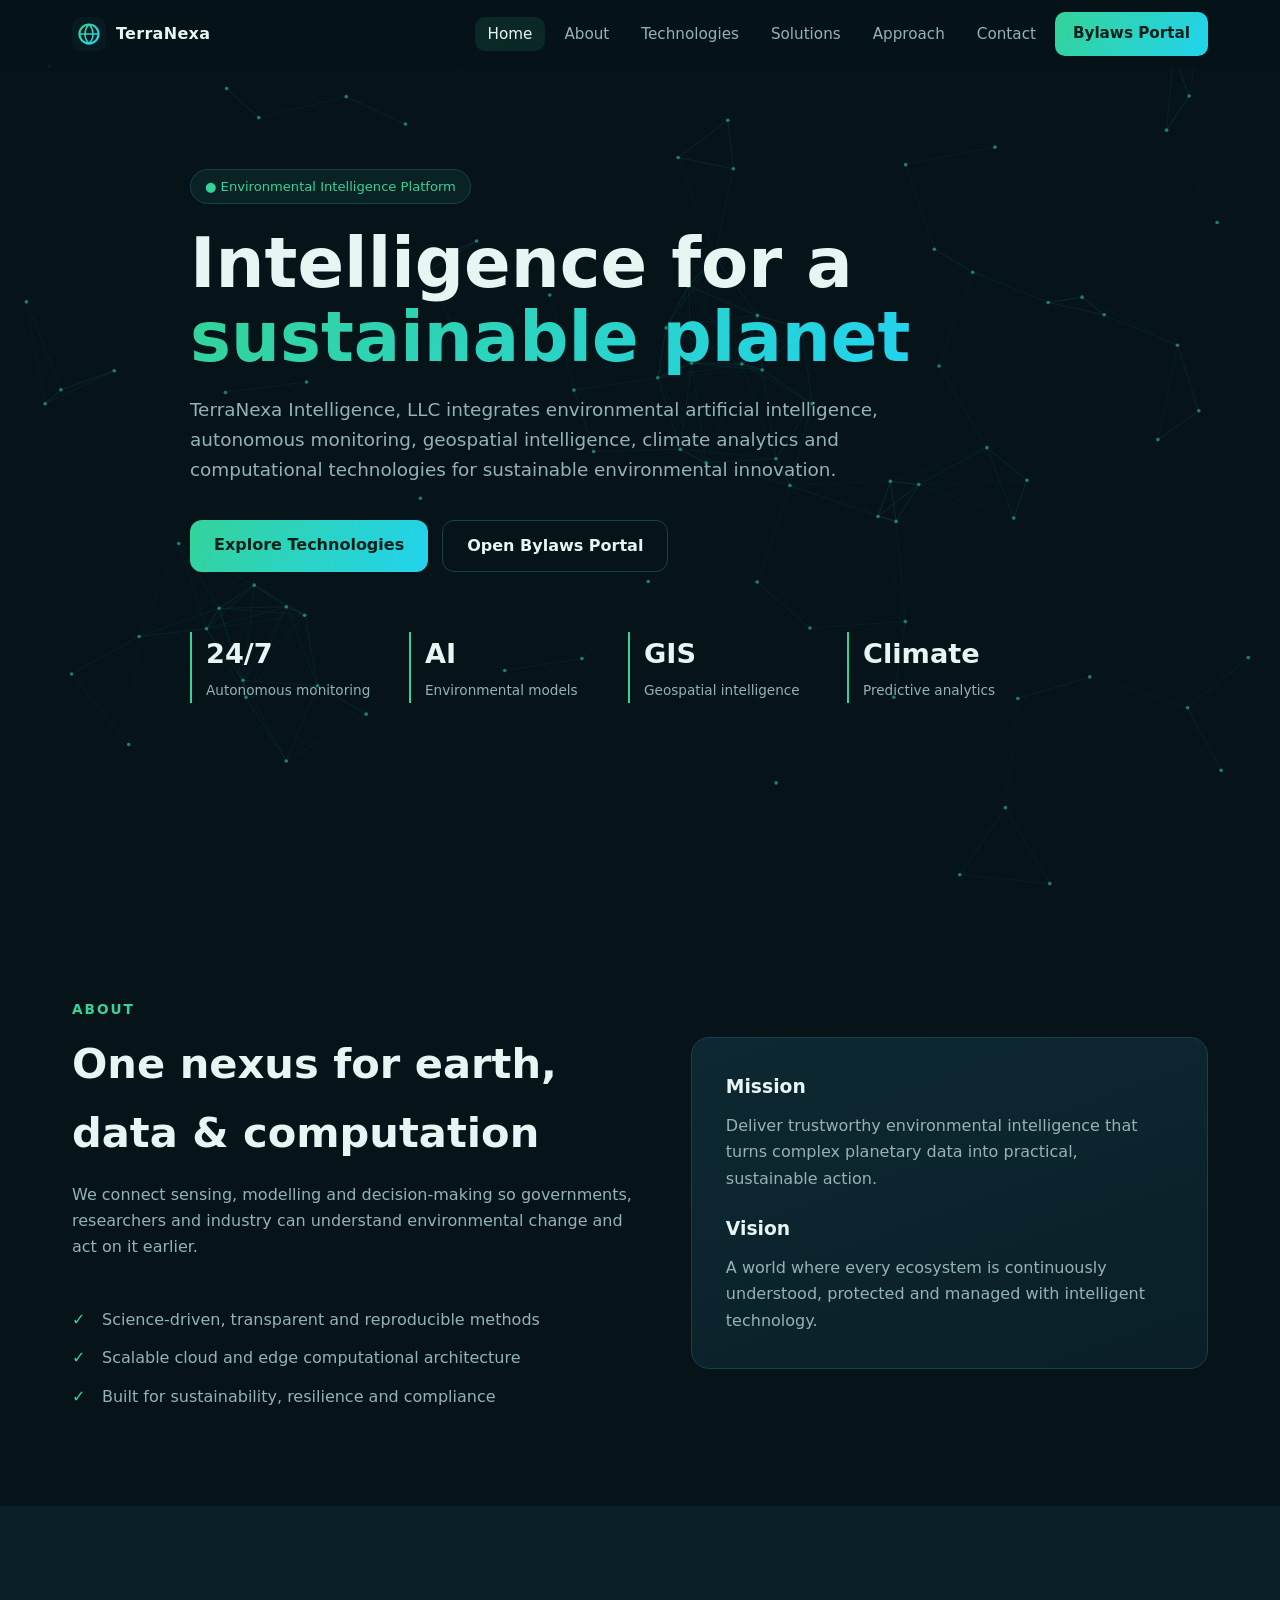
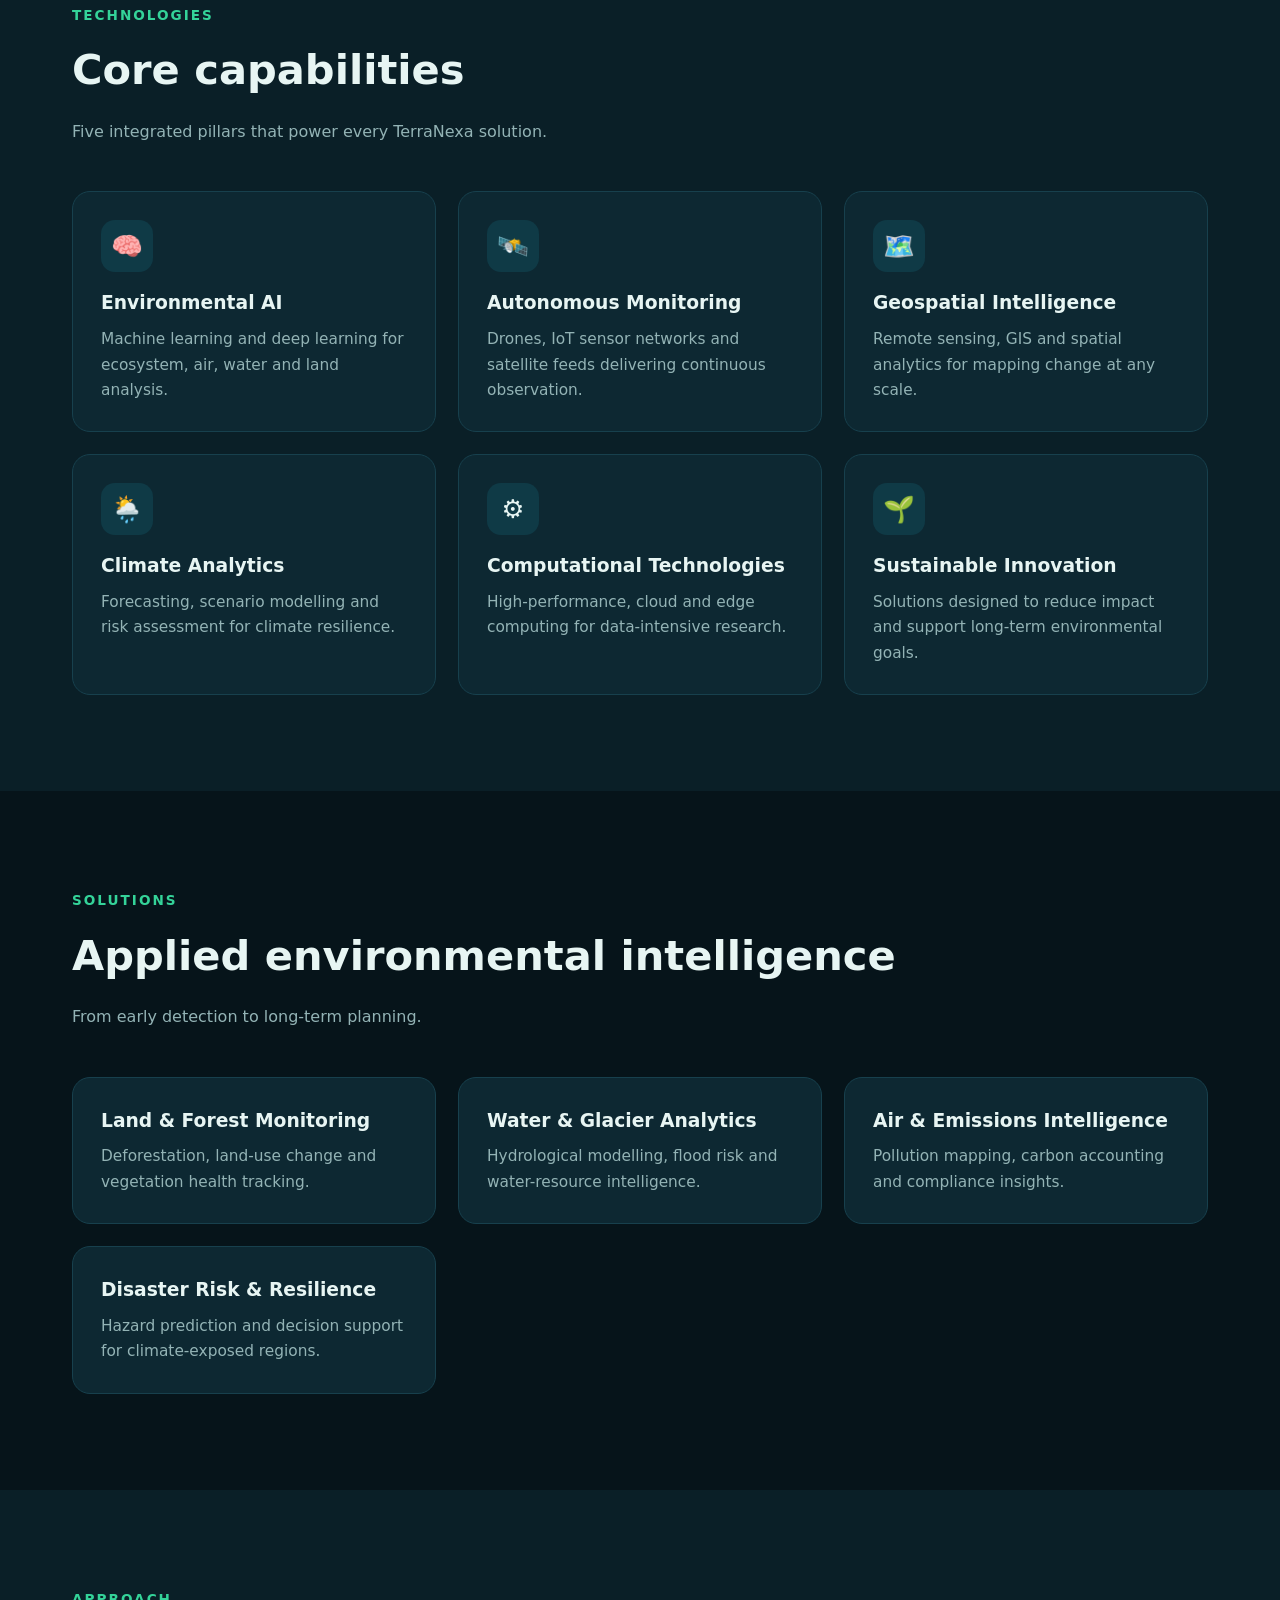
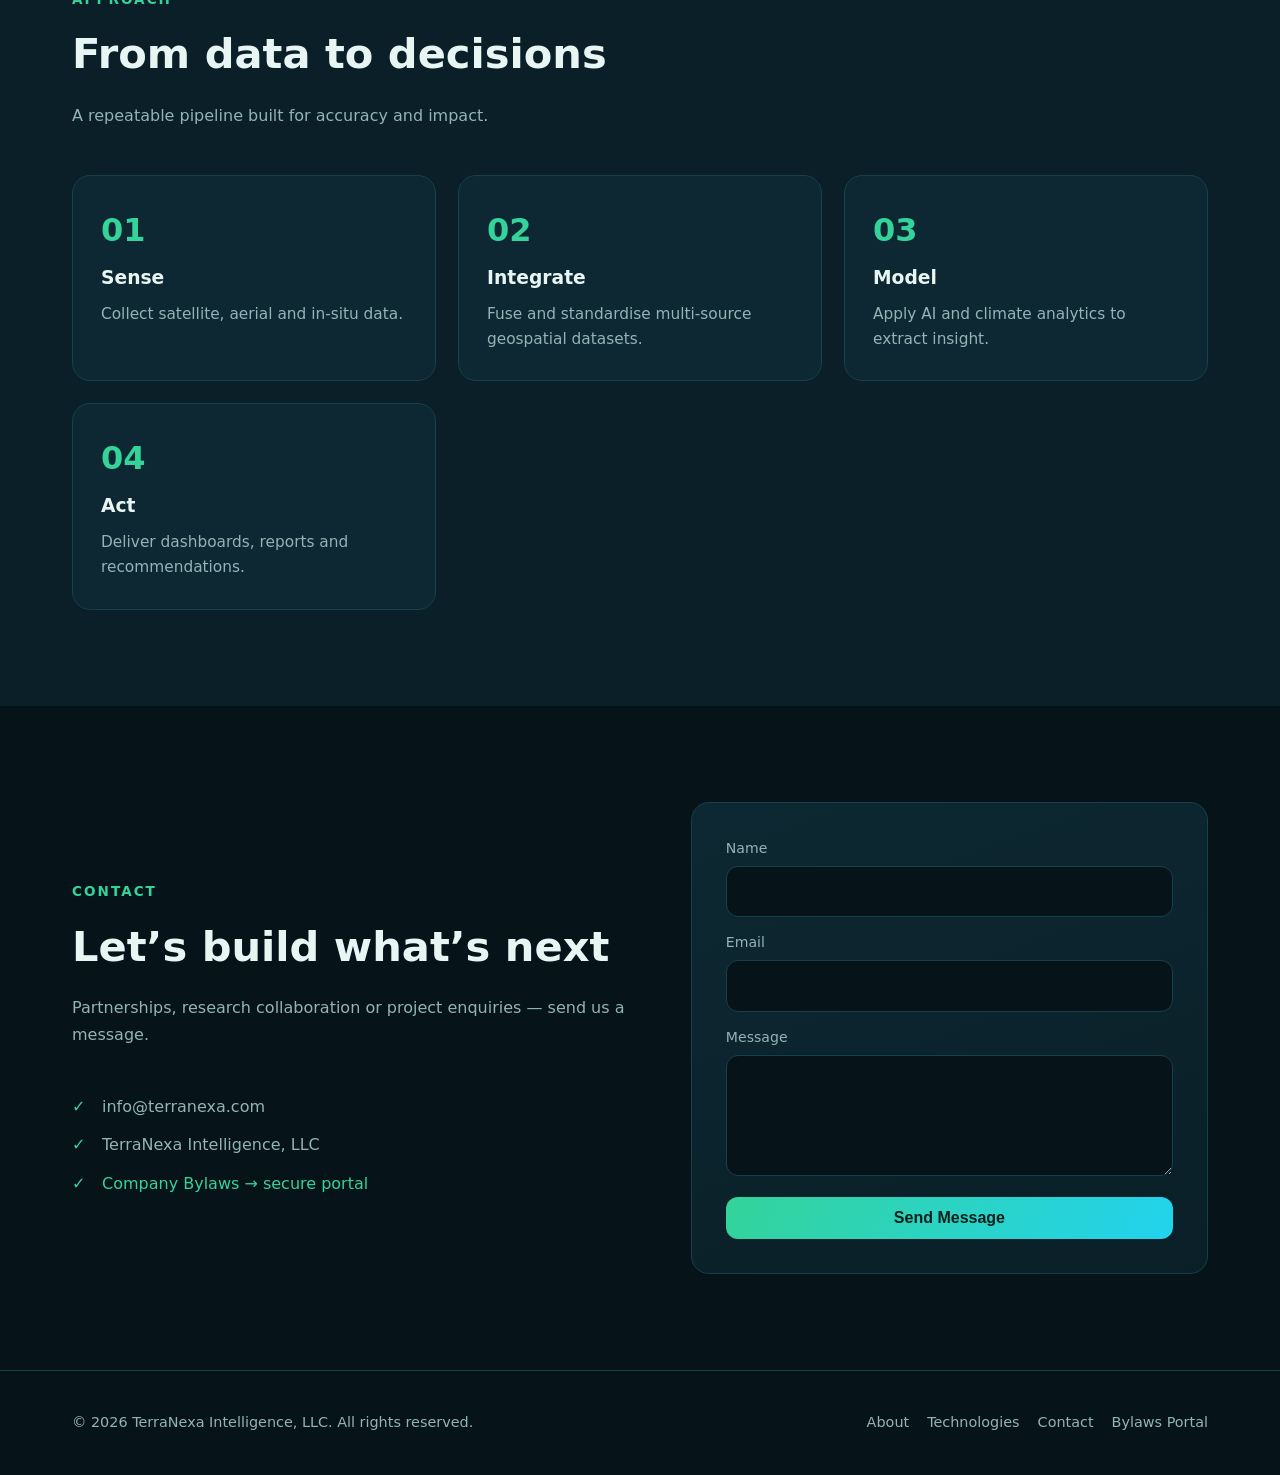
<file: index.html>
<!DOCTYPE html><html lang="en"><head><meta charset="utf-8"><meta name="viewport" content="width=device-width,initial-scale=1"><link rel="icon" href="assets/img/favicon.svg" type="image/svg+xml"><link rel="stylesheet" href="assets/css/style.css"><title>TerraNexa Intelligence, LLC | Environmental AI &amp; Geospatial Intelligence</title>
<meta name="description" content="TerraNexa Intelligence integrates environmental AI, autonomous monitoring, geospatial intelligence, climate analytics and computational technologies for sustainable environmental innovation."></head><body>
<header><div class="wrap nav"><a class="logo" href="index.html"><img src="assets/img/favicon.svg" alt="">TerraNexa</a><button class="burger" aria-label="Menu">☰</button>
<ul class="menu"><li><a href="index.html#home">Home</a></li><li><a href="index.html#about">About</a></li><li><a href="index.html#technologies">Technologies</a></li><li><a href="index.html#solutions">Solutions</a></li><li><a href="index.html#approach">Approach</a></li><li><a href="index.html#contact">Contact</a></li><li><a class="btn p" href="portal.html">Bylaws Portal</a></li></ul></div></header>
<main>
<section class="hero" id="home"><canvas id="net"></canvas><div class="wrap"><span class="tag">● Environmental Intelligence Platform</span>
<h1>Intelligence for a <span class="grad">sustainable planet</span></h1>
<p class="lead">TerraNexa Intelligence, LLC integrates environmental artificial intelligence, autonomous monitoring, geospatial intelligence, climate analytics and computational technologies for sustainable environmental innovation.</p>
<div class="cta"><a class="btn p" href="#technologies">Explore Technologies</a><a class="btn o" href="portal.html">Open Bylaws Portal</a></div>
<div class="stats"><div class="stat"><b>24/7</b><span>Autonomous monitoring</span></div><div class="stat"><b>AI</b><span>Environmental models</span></div><div class="stat"><b>GIS</b><span>Geospatial intelligence</span></div><div class="stat"><b>Climate</b><span>Predictive analytics</span></div></div></div></section>

<section id="about"><div class="wrap split"><div class="rv"><span class="eyebrow">About</span><h2>One nexus for earth, data &amp; computation</h2>
<p class="sub">We connect sensing, modelling and decision-making so governments, researchers and industry can understand environmental change and act on it earlier.</p>
<ul class="list"><li>Science-driven, transparent and reproducible methods</li><li>Scalable cloud and edge computational architecture</li><li>Built for sustainability, resilience and compliance</li></ul></div>
<div class="panel rv"><h3>Mission</h3><p style="color:var(--mut);margin:10px 0 22px">Deliver trustworthy environmental intelligence that turns complex planetary data into practical, sustainable action.</p><h3>Vision</h3><p style="color:var(--mut);margin-top:10px">A world where every ecosystem is continuously understood, protected and managed with intelligent technology.</p></div></div></section>

<section class="alt" id="technologies"><div class="wrap"><span class="eyebrow">Technologies</span><h2>Core capabilities</h2><p class="sub">Five integrated pillars that power every TerraNexa solution.</p>
<div class="grid">
<div class="card rv"><div class="ic">🧠</div><h3>Environmental AI</h3><p>Machine learning and deep learning for ecosystem, air, water and land analysis.</p></div>
<div class="card rv"><div class="ic">🛰️</div><h3>Autonomous Monitoring</h3><p>Drones, IoT sensor networks and satellite feeds delivering continuous observation.</p></div>
<div class="card rv"><div class="ic">🗺️</div><h3>Geospatial Intelligence</h3><p>Remote sensing, GIS and spatial analytics for mapping change at any scale.</p></div>
<div class="card rv"><div class="ic">🌦️</div><h3>Climate Analytics</h3><p>Forecasting, scenario modelling and risk assessment for climate resilience.</p></div>
<div class="card rv"><div class="ic">⚙️</div><h3>Computational Technologies</h3><p>High-performance, cloud and edge computing for data-intensive research.</p></div>
<div class="card rv"><div class="ic">🌱</div><h3>Sustainable Innovation</h3><p>Solutions designed to reduce impact and support long-term environmental goals.</p></div></div></div></section>

<section id="solutions"><div class="wrap"><span class="eyebrow">Solutions</span><h2>Applied environmental intelligence</h2><p class="sub">From early detection to long-term planning.</p>
<div class="grid">
<div class="card rv"><h3>Land &amp; Forest Monitoring</h3><p>Deforestation, land-use change and vegetation health tracking.</p></div>
<div class="card rv"><h3>Water &amp; Glacier Analytics</h3><p>Hydrological modelling, flood risk and water-resource intelligence.</p></div>
<div class="card rv"><h3>Air &amp; Emissions Intelligence</h3><p>Pollution mapping, carbon accounting and compliance insights.</p></div>
<div class="card rv"><h3>Disaster Risk &amp; Resilience</h3><p>Hazard prediction and decision support for climate-exposed regions.</p></div></div></div></section>

<section class="alt" id="approach"><div class="wrap"><span class="eyebrow">Approach</span><h2>From data to decisions</h2><p class="sub">A repeatable pipeline built for accuracy and impact.</p>
<div class="grid steps"><div class="card rv"><h3>Sense</h3><p>Collect satellite, aerial and in-situ data.</p></div><div class="card rv"><h3>Integrate</h3><p>Fuse and standardise multi-source geospatial datasets.</p></div><div class="card rv"><h3>Model</h3><p>Apply AI and climate analytics to extract insight.</p></div><div class="card rv"><h3>Act</h3><p>Deliver dashboards, reports and recommendations.</p></div></div></div></section>

<section id="contact"><div class="wrap split"><div class="rv"><span class="eyebrow">Contact</span><h2>Let’s build what’s next</h2><p class="sub">Partnerships, research collaboration or project enquiries — send us a message.</p>
<ul class="list"><li>info@terranexa.com</li><li>TerraNexa Intelligence, LLC</li><li><a href="portal.html" style="color:var(--a)">Company Bylaws → secure portal</a></li></ul></div>
<form class="panel rv" id="contact-form"><label>Name<input name="name" required></label><label>Email<input name="email" type="email" required></label><label>Message<textarea name="message" rows="4" required></textarea></label><button class="btn p" type="submit">Send Message</button></form></div></section>
</main>
<footer><div class="wrap foot"><div>© <span id="yr"></span> TerraNexa Intelligence, LLC. All rights reserved.</div><nav><a href="index.html#about">About</a><a href="index.html#technologies">Technologies</a><a href="index.html#contact">Contact</a><a href="portal.html">Bylaws Portal</a></nav></div></footer>
<script src="assets/js/main.js"></script></body></html>
</file>
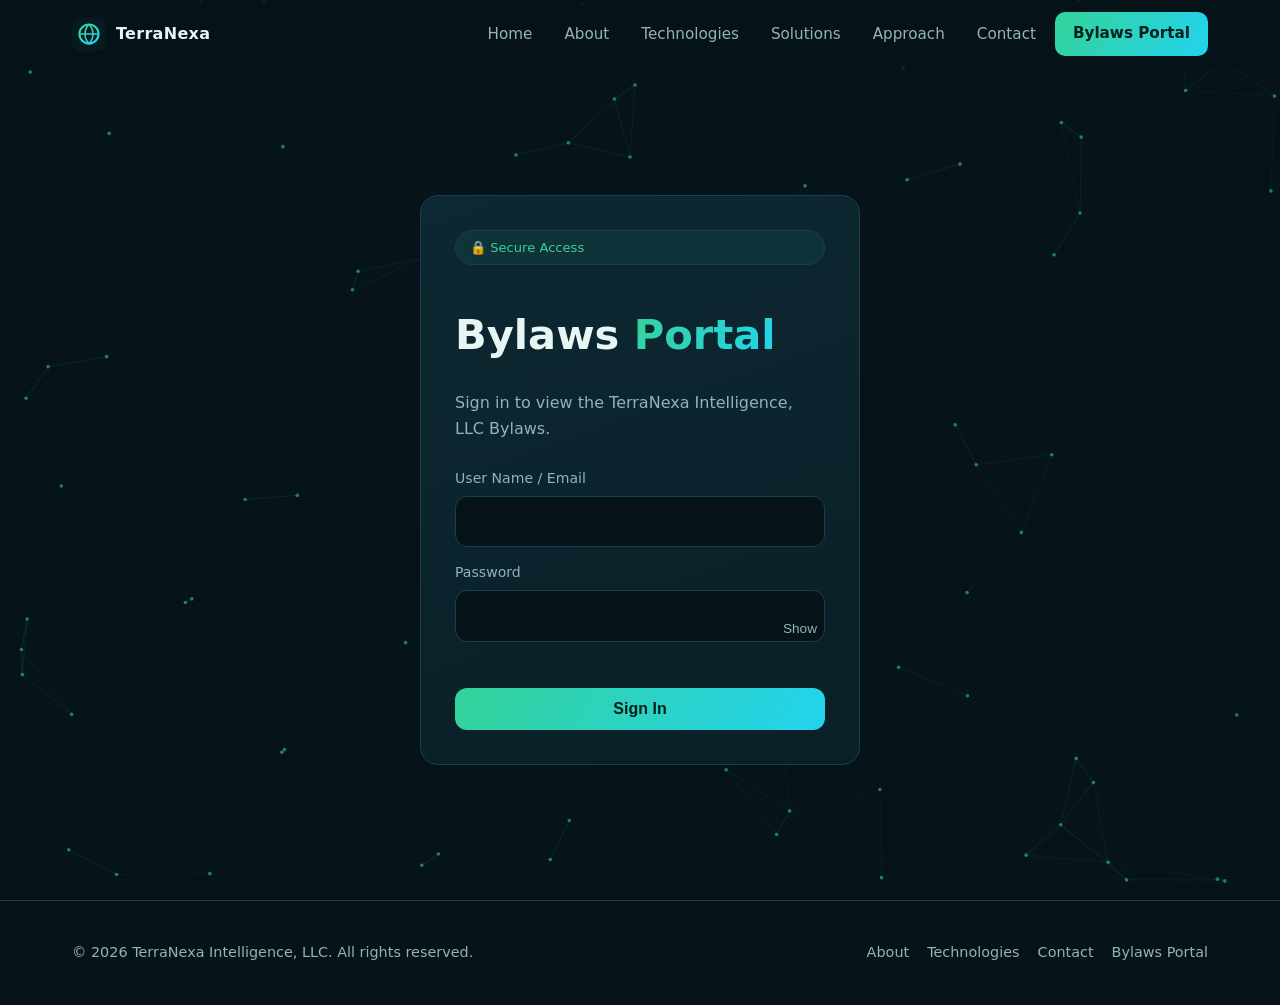
<file: bylaws.html>
<!DOCTYPE html><html lang="en"><head><meta charset="utf-8"><meta name="viewport" content="width=device-width,initial-scale=1"><link rel="icon" href="assets/img/favicon.svg" type="image/svg+xml"><link rel="stylesheet" href="assets/css/style.css"><title>Bylaws | TerraNexa Intelligence, LLC</title><meta name="robots" content="noindex"></head><body>
<header><div class="wrap nav"><a class="logo" href="index.html"><img src="assets/img/favicon.svg" alt="">TerraNexa</a><button class="burger" aria-label="Menu">☰</button>
<ul class="menu"><li><a href="index.html#home">Home</a></li><li><a href="index.html#about">About</a></li><li><a href="index.html#technologies">Technologies</a></li><li><a href="index.html#solutions">Solutions</a></li><li><a href="index.html#approach">Approach</a></li><li><a href="index.html#contact">Contact</a></li><li><a class="btn p" href="portal.html">Bylaws Portal</a></li></ul></div></header>
<main class="viewer"><div class="wrap"><div class="bar"><div><span class="eyebrow" id="who">Signed in</span><h2 id="ttl" style="margin:4px 0 0">Bylaws</h2></div>
<div class="cta"><a class="btn o" id="open" target="_blank" rel="noopener">Open in New Tab ↗</a><button class="btn p" id="out">Sign Out</button></div></div>
<iframe class="frame" id="fr" title="Company Bylaws" referrerpolicy="no-referrer"></iframe></div></main>
<script src="assets/js/main.js"></script><script src="assets/js/auth.js"></script>
<script>
(async()=>{const s=Auth.guard();if(!s)return;who.textContent='Signed in as '+s.name;
const d=await (await fetch('json/bylaws.json',{cache:'no-store'})).json();ttl.textContent=d.title;fr.src=d.url;open.href=d.url;document.title=d.title;
out.onclick=Auth.logout})();
</script></body></html>
</file>
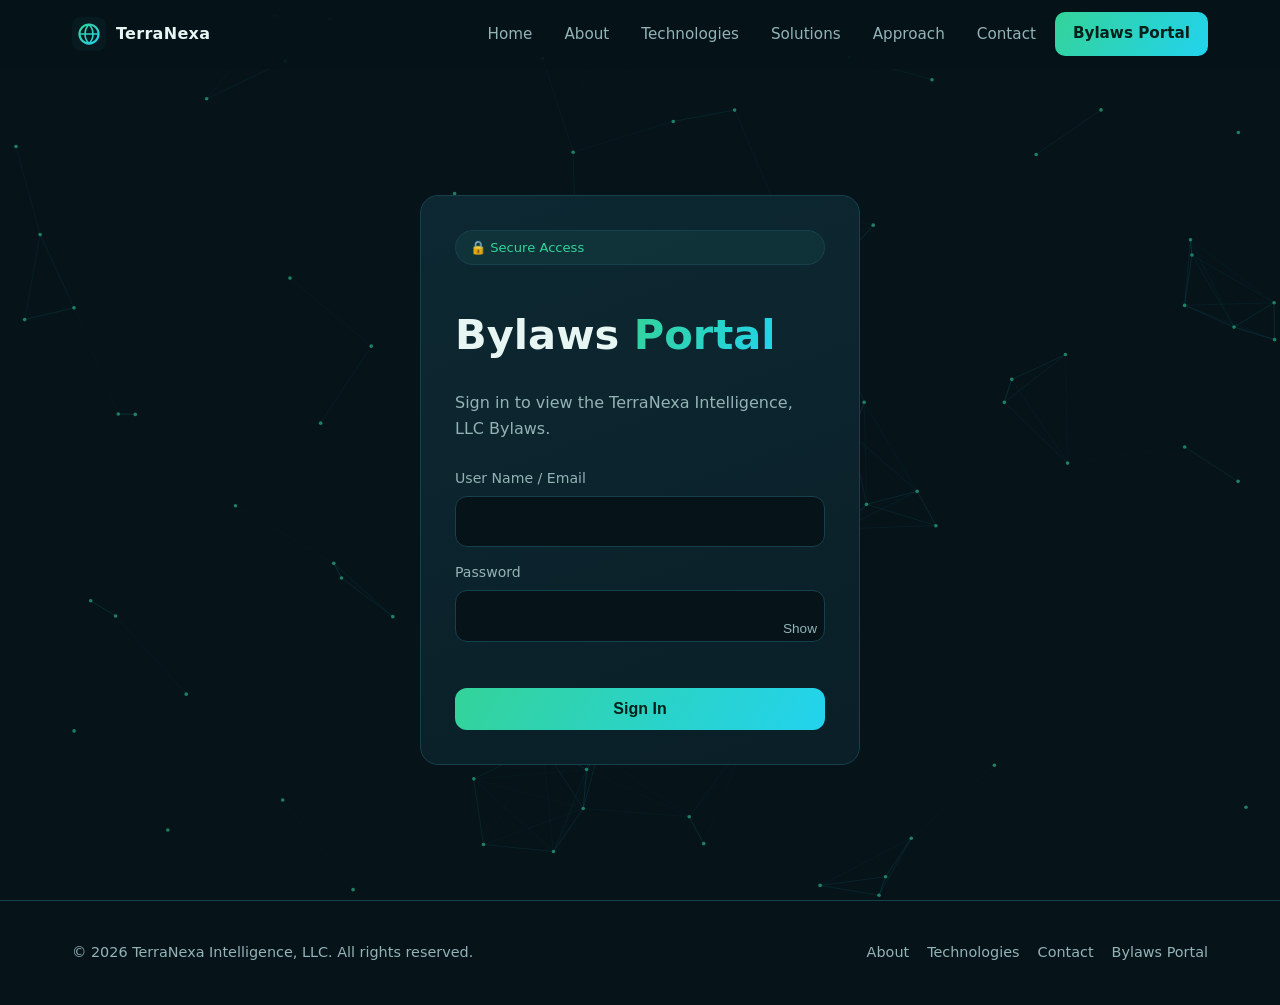
<file: portal.html>
<!DOCTYPE html><html lang="en"><head><meta charset="utf-8"><meta name="viewport" content="width=device-width,initial-scale=1"><link rel="icon" href="assets/img/favicon.svg" type="image/svg+xml"><link rel="stylesheet" href="assets/css/style.css"><title>Bylaws Portal Login | TerraNexa Intelligence, LLC</title><meta name="robots" content="noindex"></head><body>
<header><div class="wrap nav"><a class="logo" href="index.html"><img src="assets/img/favicon.svg" alt="">TerraNexa</a><button class="burger" aria-label="Menu">☰</button>
<ul class="menu"><li><a href="index.html#home">Home</a></li><li><a href="index.html#about">About</a></li><li><a href="index.html#technologies">Technologies</a></li><li><a href="index.html#solutions">Solutions</a></li><li><a href="index.html#approach">Approach</a></li><li><a href="index.html#contact">Contact</a></li><li><a class="btn p" href="portal.html">Bylaws Portal</a></li></ul></div></header>
<main class="center"><canvas id="net"></canvas>
<form class="panel login" id="lf" autocomplete="on"><span class="tag">🔒 Secure Access</span><h2>Bylaws <span class="grad">Portal</span></h2><p style="color:var(--mut);margin-bottom:10px">Sign in to view the TerraNexa Intelligence, LLC Bylaws.</p>
<label>User Name / Email<input id="id" name="username" autocomplete="username" required></label>
<label>Password<span class="pw"><input id="pw" type="password" name="password" autocomplete="current-password" required><button type="button" id="tg">Show</button></span></label>
<div class="err" id="err" role="alert"></div><button class="btn p" type="submit">Sign In</button></form></main>
<footer><div class="wrap foot"><div>© <span id="yr"></span> TerraNexa Intelligence, LLC. All rights reserved.</div><nav><a href="index.html#about">About</a><a href="index.html#technologies">Technologies</a><a href="index.html#contact">Contact</a><a href="portal.html">Bylaws Portal</a></nav></div></footer>
<script src="assets/js/main.js"></script><script src="assets/js/auth.js"></script>
<script>
if(Auth.get()&&Date.now()<Auth.get().exp)location.replace('bylaws.html');
tg.onclick=()=>{const s=pw.type==='password';pw.type=s?'text':'password';tg.textContent=s?'Hide':'Show'};
lf.onsubmit=async e=>{e.preventDefault();err.textContent='';try{await Auth.login(id.value,pw.value);location.href='bylaws.html'}catch(x){err.textContent=x.message}};
</script></body></html>
</file>
<file: assets/css/style.css>
:root{--bg:#06141a;--bg2:#0a1f27;--card:#0d2832;--line:#17404d;--txt:#e7f5f3;--mut:#93b3b5;--a:#34d399;--b:#22d3ee;--r:18px;--max:1180px}
*{box-sizing:border-box;margin:0;padding:0}html{scroll-behavior:smooth;scroll-padding-top:80px}
body{font-family:Inter,system-ui,-apple-system,"Segoe UI",Roboto,sans-serif;background:var(--bg);color:var(--txt);line-height:1.65}
a{color:inherit;text-decoration:none}.wrap{max-width:var(--max);margin:auto;padding:0 22px}
.grad{background:linear-gradient(120deg,var(--a),var(--b));-webkit-background-clip:text;background-clip:text;color:transparent}
header{position:fixed;inset:0 0 auto;z-index:50;background:rgba(6,20,26,.72);backdrop-filter:blur(14px);border-bottom:1px solid transparent;transition:.3s}
header.s{border-color:var(--line)}.nav{display:flex;align-items:center;justify-content:space-between;height:68px}
.logo{display:flex;align-items:center;gap:10px;font-weight:800;letter-spacing:.3px}.logo img{width:34px;height:34px}
.menu{display:flex;gap:6px;align-items:center;list-style:none}.menu a{padding:8px 13px;border-radius:10px;color:var(--mut);font-size:.95rem;transition:.2s}
.menu a:hover,.menu a.active{color:var(--txt);background:rgba(52,211,153,.1)}
.btn{display:inline-block;padding:12px 24px;border-radius:12px;font-weight:700;border:0;cursor:pointer;font-size:1rem;transition:.25s}
.btn.p{background:linear-gradient(120deg,var(--a),var(--b));color:#04201a}.btn.p:hover{transform:translateY(-2px);box-shadow:0 10px 30px rgba(34,211,238,.25)}
.btn.o{border:1px solid var(--line);color:var(--txt)}.btn.o:hover{border-color:var(--a)}.menu .btn{padding:9px 18px;color:#04201a}.menu .btn:hover{background:linear-gradient(120deg,var(--a),var(--b))}
.burger{display:none;background:none;border:1px solid var(--line);color:var(--txt);width:42px;height:42px;border-radius:10px;font-size:1.3rem;cursor:pointer}
.hero{position:relative;min-height:100vh;display:flex;align-items:center;overflow:hidden;padding-top:68px}
#net{position:absolute;inset:0;width:100%;height:100%;opacity:.7}
.hero .wrap{position:relative}.tag{display:inline-block;border:1px solid var(--line);color:var(--a);padding:6px 14px;border-radius:99px;font-size:.82rem;margin-bottom:22px;background:rgba(52,211,153,.07)}
h1{font-size:clamp(2.2rem,5.5vw,4.3rem);line-height:1.08;margin-bottom:20px;max-width:900px}
.lead{color:var(--mut);font-size:1.15rem;max-width:700px;margin-bottom:34px}.cta{display:flex;gap:14px;flex-wrap:wrap}
.stats{display:grid;grid-template-columns:repeat(4,1fr);gap:16px;margin-top:60px;max-width:860px}
.stat{border-left:2px solid var(--a);padding-left:14px}.stat b{font-size:1.7rem;display:block}.stat span{color:var(--mut);font-size:.85rem}
section{padding:96px 0}section.alt{background:var(--bg2)}.eyebrow{color:var(--a);font-weight:700;font-size:.85rem;letter-spacing:2px;text-transform:uppercase}
h2{font-size:clamp(1.7rem,3.5vw,2.6rem);margin:8px 0 14px}.sub{color:var(--mut);max-width:700px;margin-bottom:46px}
.grid{display:grid;grid-template-columns:repeat(auto-fit,minmax(280px,1fr));gap:22px}
.card{background:var(--card);border:1px solid var(--line);border-radius:var(--r);padding:28px;transition:.3s}
.card:hover{transform:translateY(-6px);border-color:var(--a);box-shadow:0 18px 40px rgba(0,0,0,.35)}
.ic{width:52px;height:52px;border-radius:14px;display:grid;place-items:center;font-size:1.6rem;background:rgba(34,211,238,.1);margin-bottom:16px}
.card h3{margin-bottom:8px}.card p{color:var(--mut);font-size:.96rem}
.split{display:grid;grid-template-columns:1.1fr 1fr;gap:50px;align-items:center}
.list{list-style:none;display:grid;gap:12px}.list li{padding-left:30px;position:relative;color:var(--mut)}.list li:before{content:"✓";position:absolute;left:0;color:var(--a);font-weight:800}
.panel{border:1px solid var(--line);border-radius:var(--r);padding:34px;background:linear-gradient(160deg,var(--card),var(--bg2))}
.steps{counter-reset:s}.steps .card:before{counter-increment:s;content:"0" counter(s);font-size:2rem;font-weight:800;color:var(--a);display:block;margin-bottom:6px}
form{display:grid;gap:14px}label{font-size:.88rem;color:var(--mut)}
input,textarea{width:100%;padding:13px 15px;margin-top:6px;background:var(--bg);border:1px solid var(--line);border-radius:12px;color:var(--txt);font:inherit}
input:focus,textarea:focus{outline:2px solid var(--b);border-color:transparent}
footer{border-top:1px solid var(--line);padding:40px 0;color:var(--mut);font-size:.9rem}
.foot{display:flex;justify-content:space-between;gap:20px;flex-wrap:wrap}.foot nav{display:flex;gap:18px;flex-wrap:wrap}.foot a:hover{color:var(--a)}
.rv{opacity:0;transform:translateY(24px);transition:.7s}.rv.in{opacity:1;transform:none}
/* portal */
.center{min-height:100vh;display:grid;place-items:center;padding:100px 20px 40px;position:relative}
.login{width:100%;max-width:440px;position:relative}.login h2{margin:0 0 6px}.err{color:#fb7185;font-size:.9rem;min-height:1.3em}
.pw{position:relative}.pw button{position:absolute;right:8px;top:14px;background:none;border:0;color:var(--mut);cursor:pointer;font-size:.85rem}
.viewer{padding:92px 0 30px;min-height:100vh}.bar{display:flex;justify-content:space-between;gap:14px;flex-wrap:wrap;align-items:center;margin-bottom:16px}
.frame{width:100%;height:calc(100vh - 210px);min-height:480px;border:1px solid var(--line);border-radius:var(--r);background:#fff}
@media(max-width:860px){.burger{display:block}.menu{position:absolute;top:68px;left:0;right:0;flex-direction:column;background:var(--bg2);padding:14px;border-bottom:1px solid var(--line);display:none}.menu.open{display:flex}.split{grid-template-columns:1fr}.stats{grid-template-columns:repeat(2,1fr)}}
@media(prefers-reduced-motion:reduce){*{animation:none!important;transition:none!important}.rv{opacity:1;transform:none}}
</file>
